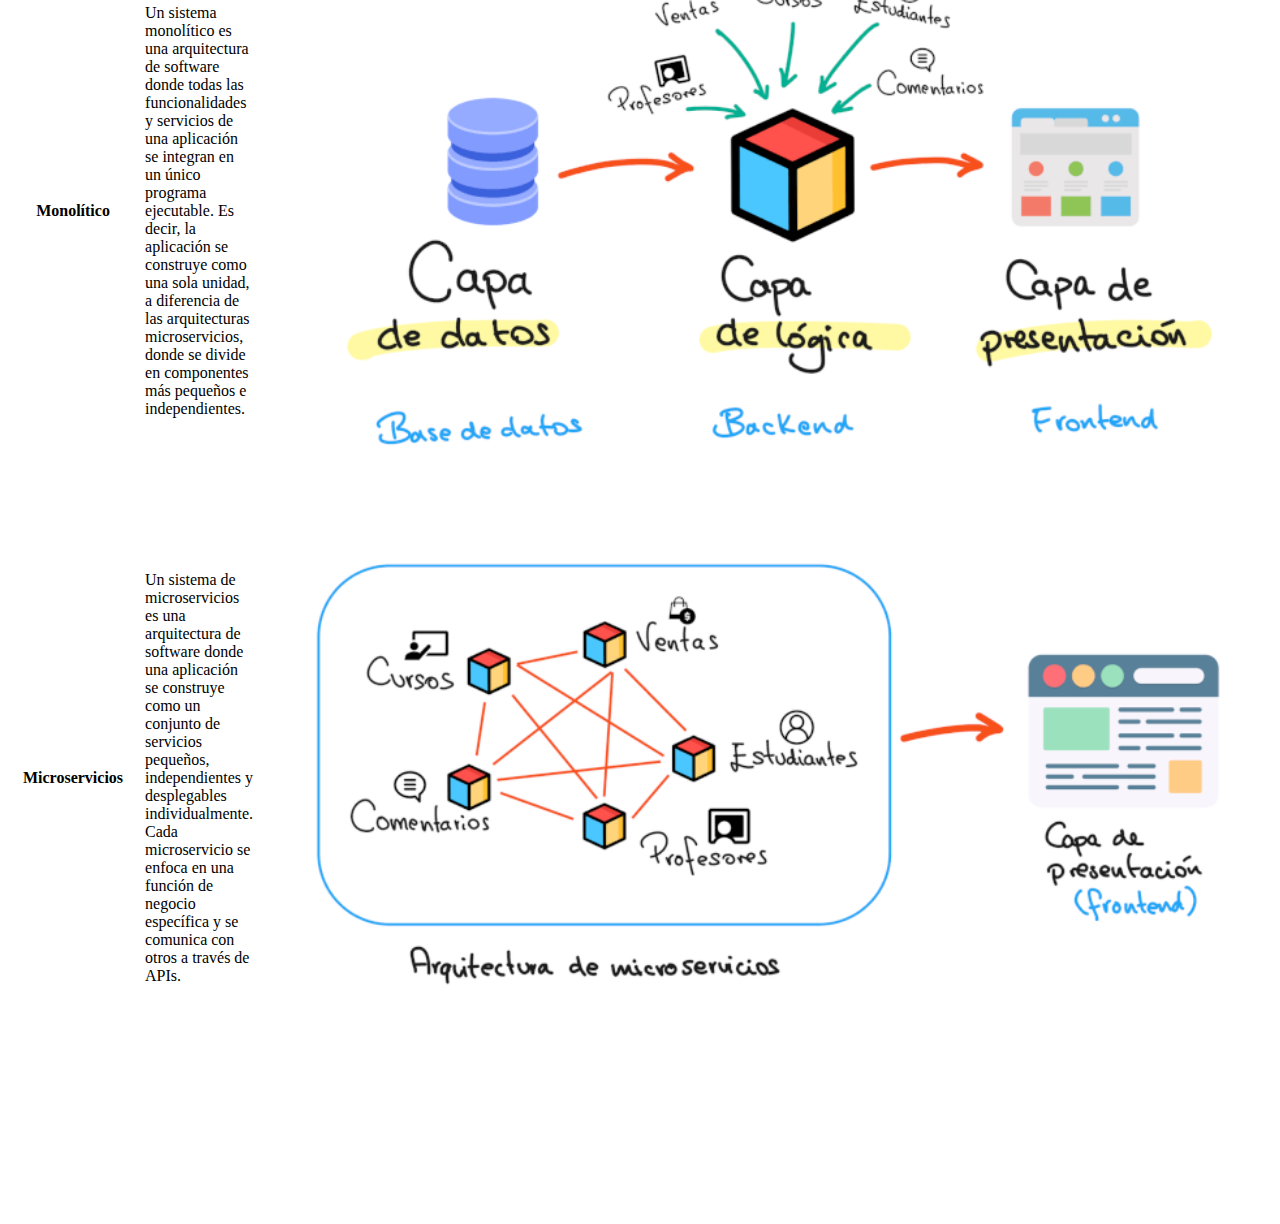
<file: clase_2/index.html>
<html>

<head>
    <meta charset="utf-8">
    <title>Evolución de los sistemas</title>
    <!-- <link href="https://cdn.jsdelivr.net/npm/bootstrap@5.3.7/dist/css/bootstrap.min.css" rel="stylesheet"
        integrity="sha384-LN+7fdVzj6u52u30Kp6M/trliBMCMKTyK833zpbD+pXdCLuTusPj697FH4R/5mcr" crossorigin="anonymous">
    <script src="https://cdn.jsdelivr.net/npm/bootstrap@5.3.7/dist/js/bootstrap.bundle.min.js"
        integrity="sha384-ndDqU0Gzau9qJ1lfW4pNLlhNTkCfHzAVBReH9diLvGRem5+R9g2FzA8ZGN954O5Q"
        crossorigin="anonymous"></script> -->
    <link rel="stylesheet" href="styles/styles.css">

</head>

<body class="main-content">

    <table>

        <tr>
            <th colspan="3" class="title-divisor">
                <h2 class="table-title">Sistemas</h2>
            </th>
        </tr>

        <tr>
            <th>Sistema</th>
            <th>Concepto</th>
            <th>Imagen</th>
        </tr>

        <tr>
            <th class="table-heading">Monolítico</th>
            <td class="table-info">Un sistema monolítico es una arquitectura de software donde todas las funcionalidades
                y servicios de una
                aplicación se integran en un único programa ejecutable. Es decir, la aplicación se construye como una
                sola unidad, a diferencia de las arquitecturas microservicios, donde se divide en componentes más
                pequeños e independientes.</td>
            <td>
                <img src="./assets/sistemas/monolitico.png" alt="Sistema monolitico" class="table-image">
            </td>
        </tr>

        <tr>
            <th class="table-heading">Microservicios</th>
            <td class="table-info">Un sistema de microservicios es una arquitectura de software donde una aplicación se
                construye como un
                conjunto de servicios pequeños, independientes y desplegables individualmente. Cada microservicio se
                enfoca en una función de negocio específica y se comunica con otros a través de APIs.
            </td>
            <td>
                <img src="./assets/sistemas/microservicios.png" alt="Sistema de microservicios" class="table-image">
            </td>
        </tr>


    </table>


</body>

</html>
</file>
<file: clase_2/styles/styles.css>
:root {
    --azul: rgb(55, 48, 75);
}



.main-content {
    min-height: 100vh;
    display: grid;
    place-content: center;
}



table,
th,
td {}

table {
    border-radius: 1px;
    max-width: 1000px;
}

.title-divisor {

    background-color: var(--azul);
}

.table-title {
    color: #ffffff;
    text-align: center;
}

.table-info {
    padding: 10px;
}

.table-heading {
    padding: 10px;
}

/* imagen de la tabla */
.table-image {
    width: 1000px;
}
</file>
